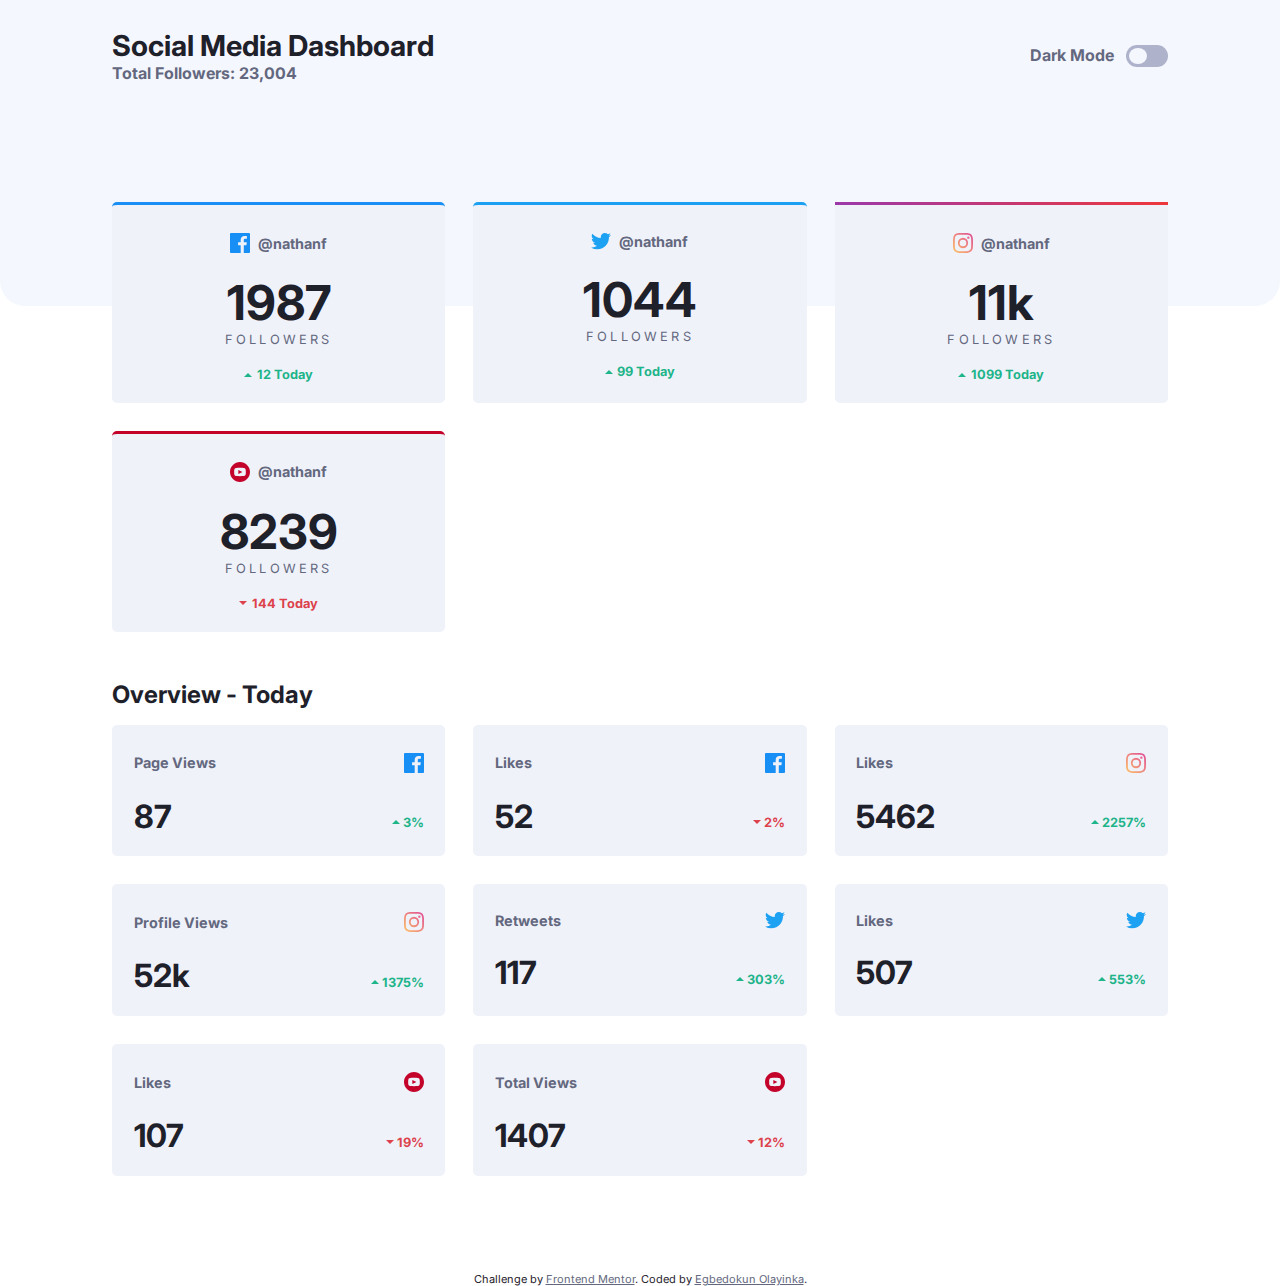
<file: index.html>
<!DOCTYPE html>
<html lang="en">
<head>
  <meta charset="UTF-8">
  <meta name="viewport" content="width=device-width, initial-scale=1.0"> <!-- displays site properly based on user's device -->

  <link rel="icon" type="image/png" sizes="32x32" href="./images/favicon-32x32.png">
  <link rel="stylesheet" href="./styles/styles.css">
  <link href="https://fonts.googleapis.com/css2?family=Inter:wght@400;700&display=swap" rel="stylesheet">
  
  <title>Frontend Mentor | [Challenge Name Here]</title>
  
</head>
<body>
  <header id="page-top">
    <div class="container page-top-content">
      <div class="top-head">
        <h1 class="top-head-title">Social Media Dashboard</h1>
        <p class="top-head-subtitle">Total Followers: 23,004</p>
      </div>
  
      <div class="top-mode-toggle">
        <p class="toggle-text">Dark Mode</p>
        <label class="switch">
          <input type="checkbox" class="switch-box" id="switchBox">
          <span class="switch-slider"></span>
        </label>
      </div>
    </div> 
  </header>

  <section id="section-a">
    <div class="container section-a-content">
      <div class="followers-div" id="facebook-div">
        <div class="top">
          <img src="./images/icon-facebook.svg" alt="facebook-icon" class="top-icon">
          <p class="top-text">@nathanf</p>
        </div>
        <div class="middle">
          <h2 class="middle-head">1987</h2>
          <p class="middle-sub">FOLLOWERS</p>
        </div>
        <div class="bottom">
          <img src="./images/icon-up.svg" alt="up-icon" class="bottom-icon">
          <p class="bottom-text up">12 Today</p>
        </div>
      </div>
  
      <div class="followers-div" id="twitter-div">
        <div class="top">
          <img src="./images/icon-twitter.svg" alt="twitter-icon" class="top-icon">
          <p class="top-text">@nathanf</p>
        </div>
        <div class="middle">
          <h2 class="middle-head">1044</h2>
          <p class="middle-sub">FOLLOWERS</p>
        </div>
        <div class="bottom">
          <img src="./images/icon-up.svg" alt="up-icon" class="bottom-icon">
          <p class="bottom-text up">99 Today</p>
        </div>
      </div>
  
      <div class="followers-div" id="instagram-div">
        <div class="top">
          <img src="./images/icon-instagram.svg" alt="instagram-icon" class="top-icon">
          <p class="top-text">@nathanf</p>
        </div>
        <div class="middle">
          <h2 class="middle-head">11k</h2>
          <p class="middle-sub">FOLLOWERS</p>
        </div>
        <div class="bottom">
          <img src="./images/icon-up.svg" alt="up-icon" class="bottom-icon">
          <p class="bottom-text up">1099 Today</p>
        </div>
      </div>
  
      <div class="followers-div" id="youtube-div">
        <div class="top">
          <img src="./images/icon-youtube.svg" alt="youtube-icon" class="top-icon">
          <p class="top-text">@nathanf</p>
        </div>
        <div class="middle">
          <h2 class="middle-head">8239</h2>
          <p class="middle-sub">FOLLOWERS</p>
        </div>
        <div class="bottom">
          <img src="./images/icon-down.svg" alt="down-icon" class="bottom-icon">
          <p class="bottom-text down">144 Today</p>
        </div>
      </div>
    </div> 
  </section>

  <section id="section-b">
    <div class="container">
      <h2 class="section-b-title">Overview - Today</h2>
      <div class="section-b-content">
        <div class="section-b-divs">
          <div class="b-top">
            <p class="b-top-text">Page Views</p>
            <img src="./images/icon-facebook.svg" alt="facebook-icon" class="b-top-img">
          </div>
          <div class="b-bottom">
            <h3 class="b-bottom-head">87</h3>
            <div class="b-bottom-sub">
              <img src="./images/icon-up.svg" alt="up-icon" class="b-bottom-icon">
              <p class="b-bottom-sub-text up">3%</p>
            </div>
          </div>
        </div>
  
        <div class="section-b-divs">
          <div class="b-top">
            <p class="b-top-text">Likes</p>
            <img src="./images/icon-facebook.svg" alt="facebook-icon" class="b-top-img">
          </div>
          <div class="b-bottom">
            <h3 class="b-bottom-head">52</h3>
            <div class="b-bottom-sub">
              <img src="./images/icon-down.svg" alt="down-icon" class="b-bottom-icon">
              <p class="b-bottom-sub-text down">2%</p>
            </div>
          </div>
        </div>
  
        <div class="section-b-divs">
          <div class="b-top">
            <p class="b-top-text">Likes</p>
            <img src="./images/icon-instagram.svg" alt="instagram-icon" class="b-top-img">
          </div>
          <div class="b-bottom">
            <h3 class="b-bottom-head">5462</h3>
            <div class="b-bottom-sub">
              <img src="./images/icon-up.svg" alt="up-icon" class="b-bottom-icon">
              <p class="b-bottom-sub-text up">2257%</p>
            </div>
          </div>
        </div>
  
        <div class="section-b-divs">
          <div class="b-top">
            <p class="b-top-text">Profile Views</p>
            <img src="./images/icon-instagram.svg" alt="instagram-icon" class="b-top-img">
          </div>
          <div class="b-bottom">
            <h3 class="b-bottom-head">52k</h3>
            <div class="b-bottom-sub">
              <img src="./images/icon-up.svg" alt="up-icon" class="b-bottom-icon">
              <p class="b-bottom-sub-text up">1375%</p>
            </div>
          </div>
        </div>
  
        <div class="section-b-divs">
          <div class="b-top">
            <p class="b-top-text">Retweets</p>
            <img src="./images/icon-twitter.svg" alt="twitter-icon" class="b-top-img">
          </div>
          <div class="b-bottom">
            <h3 class="b-bottom-head">117</h3>
            <div class="b-bottom-sub">
              <img src="./images/icon-up.svg" alt="up-icon" class="b-bottom-icon">
              <p class="b-bottom-sub-text up">303%</p>
            </div>
          </div>
        </div>
  
        <div class="section-b-divs">
          <div class="b-top">
            <p class="b-top-text">Likes</p>
            <img src="./images/icon-twitter.svg" alt="twitter-icon" class="b-top-img">
          </div>
          <div class="b-bottom">
            <h3 class="b-bottom-head">507</h3>
            <div class="b-bottom-sub">
              <img src="./images/icon-up.svg" alt="up-icon" class="b-bottom-icon">
              <p class="b-bottom-sub-text up">553%</p>
            </div>
          </div>
        </div>
        
        <div class="section-b-divs">
          <div class="b-top">
            <p class="b-top-text">Likes</p>
            <img src="./images/icon-youtube.svg" alt="youtube-icon" class="b-top-img">
          </div>
          <div class="b-bottom">
            <h3 class="b-bottom-head">107</h3>
            <div class="b-bottom-sub">
              <img src="./images/icon-down.svg" alt="down-icon" class="b-bottom-icon">
              <p class="b-bottom-sub-text down">19%</p>
            </div>
          </div>
        </div>
  
        <div class="section-b-divs">
          <div class="b-top">
            <p class="b-top-text">Total Views</p>
            <img src="./images/icon-youtube.svg" alt="youtube-icon" class="b-top-img">
          </div>
          <div class="b-bottom">
            <h3 class="b-bottom-head">1407</h3>
            <div class="b-bottom-sub">
              <img src="./images/icon-down.svg" alt="down-icon" class="b-bottom-icon">
              <p class="b-bottom-sub-text down">12%</p>
            </div>
          </div>
        </div>
      </div>

      
    </div>
  </section>

  
  <div class="attribution">
    Challenge by <a href="https://www.frontendmentor.io?ref=challenge" target="_blank">Frontend Mentor</a>. 
    Coded by <a href="#">Egbedokun Olayinka</a>.
  </div>
  <script src="./main.js"></script>
</body>
</html>
</file>
<file: styles/styles.css>
:root {
  --BG: hsl(0, 0%, 100%);
  --BGtop: hsl(225, 100%, 98%);
  --CardBG: hsl(227, 47%, 96%);
  --TextOne: hsl(228, 12%, 44%);
  --TextTwo: hsl(230, 17%, 14%);
}

.darkmode {
  --BG: hsl(230, 17%, 14%);
  --BGtop: hsl(232, 19%, 15%);
  --CardBG: hsl(228, 28%, 20%);
  --TextOne: hsl(228, 34%, 66%);
  --TextTwo: hsl(0, 0%, 100%);
}

* {
  margin: 0;
  padding: 0;
  -webkit-box-sizing: border-box;
          box-sizing: border-box;
  -webkit-transition: .5s;
  transition: .5s;
}

.down {
  color: #dc414c;
}

.up {
  color: #1db489;
}

.container {
  padding-left: 7rem;
  padding-right: 7rem;
}

@media (max-width: 1100px) {
  .container {
    padding-left: 5rem;
    padding-right: 5rem;
  }
}

@media (max-width: 900px) {
  .container {
    padding-left: 3rem;
    padding-right: 3rem;
  }
}

@media (max-width: 768px) {
  .container {
    padding-left: 2rem;
    padding-right: 2rem;
  }
}

@media (max-width: 450px) {
  .container {
    padding-left: 1.5rem;
    padding-right: 1.5rem;
  }
}

.attribution {
  font-size: 11px;
  text-align: center;
  color: var(--TextTwo);
}

.attribution a {
  color: var(--TextOne);
}

body {
  width: 100%;
  height: 100%;
  font-size: 100%;
  font-family: 'Inter', sans-serif;
  background: var(--BG);
  -webkit-transition: .5s;
  transition: .5s;
}

body #page-top {
  height: 34vh;
  background: var(--BGtop);
  border-bottom-right-radius: 25px;
  border-bottom-left-radius: 25px;
  -webkit-transition: .5s;
  transition: .5s;
}

body #page-top .page-top-content {
  display: -webkit-box;
  display: -ms-flexbox;
  display: flex;
  -webkit-box-pack: justify;
      -ms-flex-pack: justify;
          justify-content: space-between;
  -webkit-box-align: center;
      -ms-flex-align: center;
          align-items: center;
  padding-top: 1.75rem;
  font-weight: bold;
}

@media (max-width: 650px) {
  body #page-top .page-top-content {
    display: block;
  }
}

@media (max-width: 650px) {
  body #page-top .page-top-content .top-head {
    border-bottom: 0.5px solid var(--TextOne);
    padding-bottom: 1.25rem;
  }
}

body #page-top .page-top-content .top-head .top-head-title {
  color: var(--TextTwo);
  font-size: 180%;
}

@media (max-width: 650px) {
  body #page-top .page-top-content .top-head .top-head-title {
    font-size: 120%;
  }
}

body #page-top .page-top-content .top-head .top-head-subtitle {
  color: var(--TextOne);
  font-size: 100%;
}

@media (max-width: 650px) {
  body #page-top .page-top-content .top-head .top-head-subtitle {
    font-size: 90%;
    margin-top: .25rem;
  }
}

body #page-top .page-top-content .top-mode-toggle {
  display: -webkit-box;
  display: -ms-flexbox;
  display: flex;
}

@media (max-width: 650px) {
  body #page-top .page-top-content .top-mode-toggle {
    margin-top: 1.25rem;
    -webkit-box-pack: justify;
        -ms-flex-pack: justify;
            justify-content: space-between;
  }
}

body #page-top .page-top-content .top-mode-toggle .toggle-text {
  color: var(--TextOne);
  margin-right: .75rem;
}

@media (max-width: 650px) {
  body #page-top .page-top-content .top-mode-toggle .toggle-text {
    font-size: 90%;
  }
}

body #page-top .page-top-content .top-mode-toggle .switch {
  position: relative;
  display: inline-block;
  width: 42px;
  height: 22px;
}

body #page-top .page-top-content .top-mode-toggle .switch .switch-box {
  opacity: 0;
  width: 0;
  height: 0;
}

body #page-top .page-top-content .top-mode-toggle .switch .switch-slider {
  position: absolute;
  cursor: pointer;
  top: 0;
  left: 0;
  right: 0;
  bottom: 0;
  background: #aeb3cb;
  -webkit-transition: .5s;
  transition: .5s;
  border-radius: 34px;
}

body #page-top .page-top-content .top-mode-toggle .switch .switch-slider::before {
  position: absolute;
  content: '';
  height: 16px;
  width: 18px;
  left: 3px;
  bottom: 3px;
  background: var(--BGtop);
  -webkit-transition: .5s;
  transition: .5s;
  border-radius: 50%;
}

body #page-top .page-top-content .top-mode-toggle .switch .switch-box:checked + .switch-slider {
  background: -webkit-gradient(linear, left top, left bottom, from(#378fe6), to(#3eda82));
  background: linear-gradient(#378fe6, #3eda82);
}

body #page-top .page-top-content .top-mode-toggle .switch .switch-box:checked + .switch-slider:before {
  background: var(--BGtop);
  -webkit-transform: translateX(18px);
          transform: translateX(18px);
}

body #section-a {
  margin-top: -6.5rem;
}

@media (max-width: 650px) {
  body #section-a {
    margin-top: -3rem;
  }
}

body #section-a .section-a-content {
  display: -ms-grid;
  display: grid;
  -ms-grid-columns: (minmax(250px, 1fr))[auto-fill];
      grid-template-columns: repeat(auto-fill, minmax(250px, 1fr));
  grid-gap: 1.75rem;
}

body #section-a .section-a-content #facebook-div {
  border-top: 3.5px solid #198ff5;
}

body #section-a .section-a-content #twitter-div {
  border-top: 3.5px solid #1ca0f2;
}

body #section-a .section-a-content #instagram-div {
  position: relative;
  border-width: 3.5px 0px 0px 0px;
  -o-border-image: linear-gradient(45deg, #6439f2 0%, #f23737 100%);
     border-image: linear-gradient(45deg, #6439f2 0%, #f23737 100%);
  border-image-slice: 9;
  border-style: solid;
}

body #section-a .section-a-content #youtube-div {
  border-top: 3.5px solid #c4032a;
}

body #section-a .section-a-content .followers-div {
  background: var(--CardBG);
  padding-top: 1.75rem;
  padding-bottom: 1.3rem;
  display: -webkit-box;
  display: -ms-flexbox;
  display: flex;
  -webkit-box-orient: vertical;
  -webkit-box-direction: normal;
      -ms-flex-direction: column;
          flex-direction: column;
  -webkit-box-align: center;
      -ms-flex-align: center;
          align-items: center;
  border-radius: 5px;
  -webkit-transition: .5s;
  transition: .5s;
}

body #section-a .section-a-content .followers-div .top {
  display: -webkit-box;
  display: -ms-flexbox;
  display: flex;
  -webkit-box-align: center;
      -ms-flex-align: center;
          align-items: center;
}

body #section-a .section-a-content .followers-div .top .top-icon {
  margin-right: .25rem;
  margin-left: .25rem;
}

body #section-a .section-a-content .followers-div .top .top-text {
  color: var(--TextOne);
  font-weight: bold;
  font-size: 90%;
  margin-right: .25rem;
  margin-left: .25rem;
}

@media (max-width: 650px) {
  body #section-a .section-a-content .followers-div .top .top-text {
    font-size: 80%;
  }
}

body #section-a .section-a-content .followers-div .middle {
  margin-top: 1.25rem;
  margin-bottom: 1.25rem;
  text-align: center;
}

body #section-a .section-a-content .followers-div .middle .middle-head {
  color: var(--TextTwo);
  font-size: 300%;
}

@media (max-width: 650px) {
  body #section-a .section-a-content .followers-div .middle .middle-head {
    font-size: 270%;
  }
}

body #section-a .section-a-content .followers-div .middle .middle-sub {
  color: var(--TextOne);
  letter-spacing: .2rem;
  font-size: 80%;
}

@media (max-width: 650px) {
  body #section-a .section-a-content .followers-div .middle .middle-sub {
    font-size: 70%;
    letter-spacing: .15rem;
  }
}

body #section-a .section-a-content .followers-div .bottom {
  display: -webkit-box;
  display: -ms-flexbox;
  display: flex;
  -webkit-box-align: center;
      -ms-flex-align: center;
          align-items: center;
}

body #section-a .section-a-content .followers-div .bottom .bottom-icon {
  margin-right: .15rem;
  margin-left: .15rem;
}

body #section-a .section-a-content .followers-div .bottom .bottom-text {
  font-weight: bold;
  font-size: 80%;
  margin-right: .15rem;
  margin-left: .15rem;
}

@media (max-width: 650px) {
  body #section-a .section-a-content .followers-div .bottom .bottom-text {
    font-size: 70%;
  }
}

body #section-b {
  margin-top: 3rem;
  margin-bottom: 6rem;
}

body #section-b .section-b-title {
  color: var(--TextTwo);
  margin-bottom: 1rem;
}

body #section-b .section-b-content {
  display: -ms-grid;
  display: grid;
  -ms-grid-columns: (minmax(250px, 1fr))[auto-fill];
      grid-template-columns: repeat(auto-fill, minmax(250px, 1fr));
  grid-gap: 1.75rem;
}

body #section-b .section-b-content .section-b-divs {
  background: var(--CardBG);
  border-radius: 5px;
  padding-top: 1.75rem;
  padding-bottom: 1.3rem;
  padding-left: 1.35rem;
  padding-right: 1.35rem;
  -webkit-transition: .5s;
  transition: .5s;
}

body #section-b .section-b-content .section-b-divs .b-top {
  display: -webkit-box;
  display: -ms-flexbox;
  display: flex;
  -webkit-box-pack: justify;
      -ms-flex-pack: justify;
          justify-content: space-between;
  -webkit-box-align: center;
      -ms-flex-align: center;
          align-items: center;
}

body #section-b .section-b-content .section-b-divs .b-top .b-top-text {
  color: var(--TextOne);
  font-size: 90%;
  font-weight: bold;
}

@media (max-width: 650px) {
  body #section-b .section-b-content .section-b-divs .b-top .b-top-text {
    font-size: 80%;
  }
}

body #section-b .section-b-content .section-b-divs .b-bottom {
  display: -webkit-box;
  display: -ms-flexbox;
  display: flex;
  -webkit-box-pack: justify;
      -ms-flex-pack: justify;
          justify-content: space-between;
  margin-top: 1.5rem;
}

body #section-b .section-b-content .section-b-divs .b-bottom .b-bottom-head {
  color: var(--TextTwo);
  font-size: 200%;
}

@media (max-width: 650px) {
  body #section-b .section-b-content .section-b-divs .b-bottom .b-bottom-head {
    font-size: 160%;
  }
}

body #section-b .section-b-content .section-b-divs .b-bottom .b-bottom-sub {
  display: -webkit-box;
  display: -ms-flexbox;
  display: flex;
  -webkit-box-align: center;
      -ms-flex-align: center;
          align-items: center;
  margin-top: .8rem;
}

body #section-b .section-b-content .section-b-divs .b-bottom .b-bottom-sub .b-bottom-icon {
  margin-right: .2rem;
}

body #section-b .section-b-content .section-b-divs .b-bottom .b-bottom-sub .b-bottom-sub-text {
  font-size: 80%;
  font-weight: bold;
}

@media (max-width: 650px) {
  body #section-b .section-b-content .section-b-divs .b-bottom .b-bottom-sub .b-bottom-sub-text {
    font-size: 70%;
  }
}
/*# sourceMappingURL=styles.css.map */
</file>
